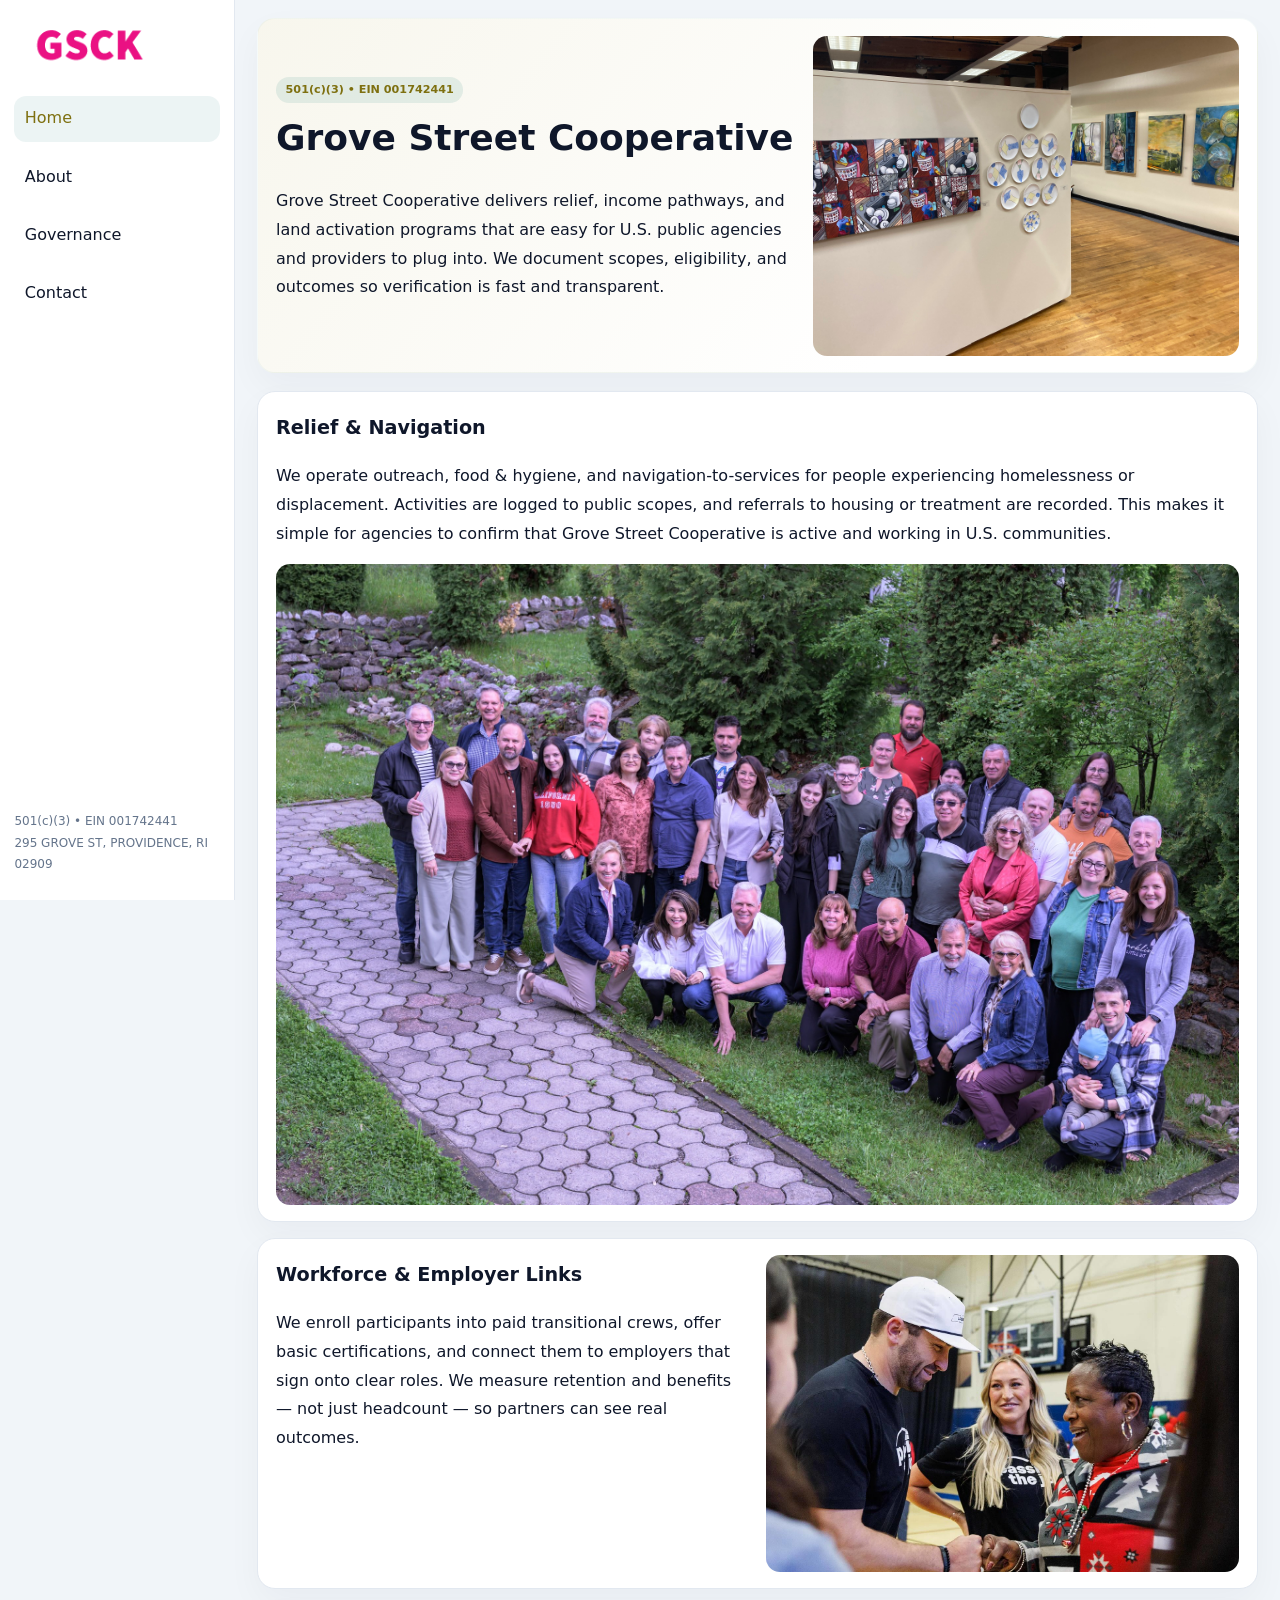
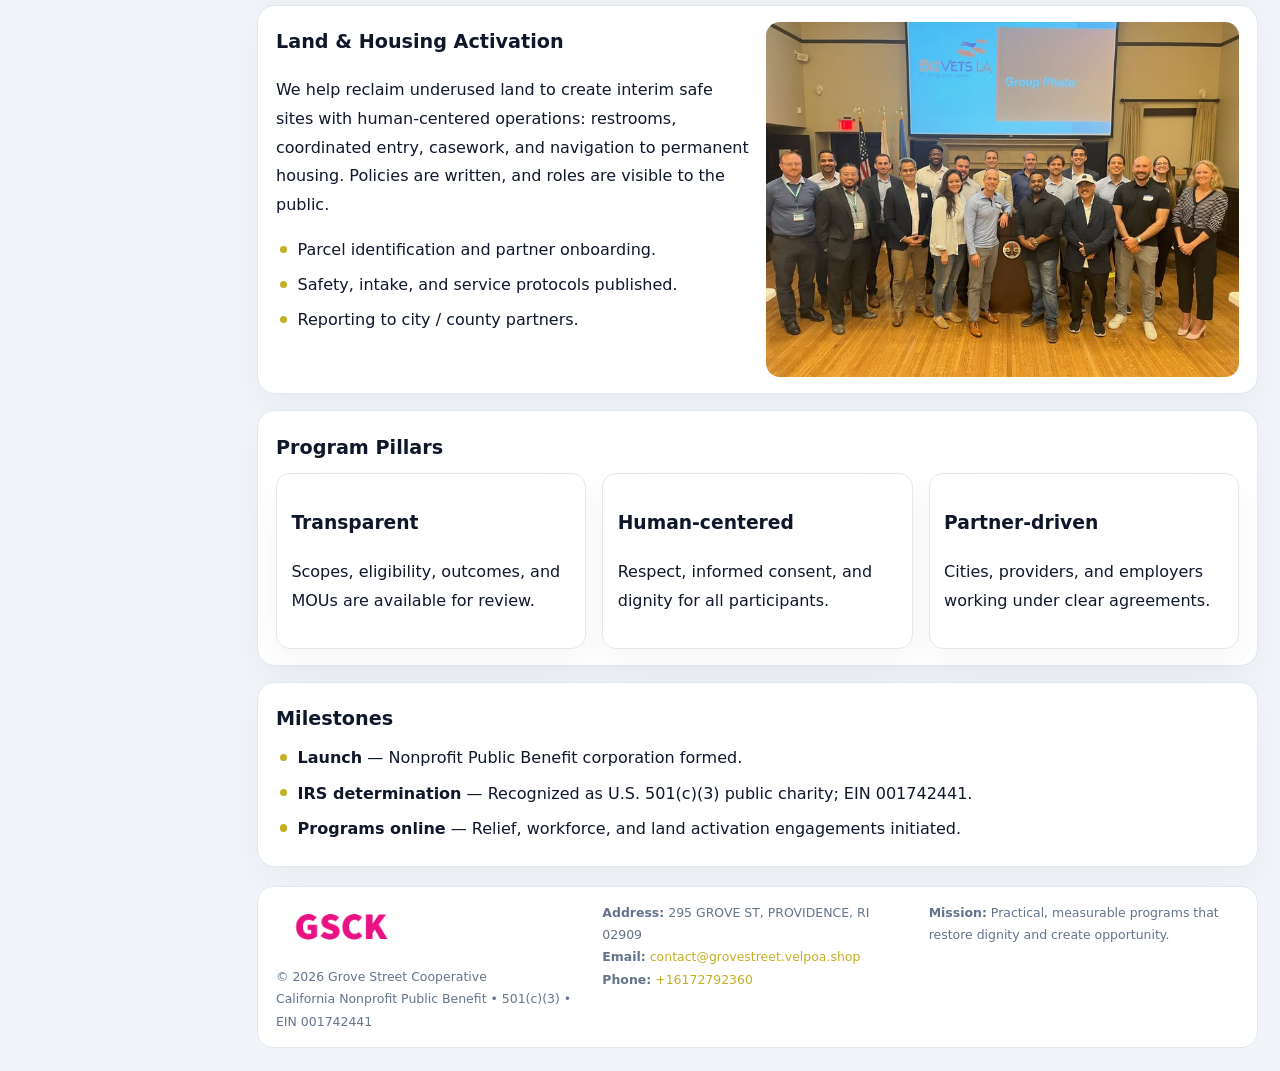
<file: index.html>
<!doctype html><html lang="en"><head>
<meta charset="utf-8">
<meta name="viewport" content="width=device-width,initial-scale=1">
<title>Grove Street Cooperative – Nonprofit • 2025</title>
<link rel="stylesheet" href="assets/styles.css">
<link rel="icon" href="images/logo.png">
<meta name="data-ein" content="001742441">
<meta name="data-name" content="Grove Street Cooperative">
<meta name="data-email" content="contact@grovestreet.velpoa.shop">
<meta name="data-phone" content="+16172792360">
<meta name="data-address" content="295 GROVE ST, PROVIDENCE, RI 02909">
<meta name="data-map" content="295+GROVE+ST,+PROVIDENCE,+RI+02909">
  <meta name="description" content="We are a 501(c)(3) organization advancing community services, education, and direct relief through transparent programs, local partnerships, and measurable outcomes.">
<meta name="facebook-domain-verification" content="7yz4vl680t3mpn81vsebgf9kzi5oyb" />
</head><body>
<div style="position:absolute;left:-9999px;top:-9999px;opacity:0" data-uniq="{{UNIQUE_BLOB}}">
  <span>We are a 501(c)(3) organization advancing community services, education, and direct relief through transparent programs, local partnerships, and measurable outcomes.</span><svg width="12" height="12" viewBox="0 0 12 12" xmlns="http://www.w3.org/2000/svg"><circle cx="6" cy="6" r="5" fill="#9d174d"/></svg><img src="images/jobs.jpg" width="1" height="1" alt="" loading="lazy"/>
</div>

<div class="layout">
  <aside>
    <div class="c26c9358d4e"><a href="index.html"><img src="images/logo.png" alt="Grove Street Cooperative"></a></div>
    <a class="navlink active" href="index.html">Home</a>
    <a class="navlink" href="about.html">About</a>
    <a class="navlink" href="governance.html">Governance</a>
    <a class="navlink" href="contact.html">Contact</a>
    <div class="info">
      501(c)(3) • EIN 001742441<br>
      295 GROVE ST, PROVIDENCE, RI 02909
    </div>
  </aside>

  <main>
    <section class="c866ae9c50a">
      <div>
        <span class="ca048012d7c">501(c)(3) • EIN 001742441</span>
        <h1>Grove Street Cooperative</h1>
        <p class="cfeff0a14f1">Grove Street Cooperative delivers relief, income pathways, and land activation programs that are easy for U.S. public agencies and providers to plug into. We document scopes, eligibility, and outcomes so verification is fast and transparent.</p>
      </div>
      <img src="images/hero.jpg" alt="Community program">
    </section>

    <section class="section">
      <div class="block">
        <h2>Relief & Navigation</h2>
        <p>We operate outreach, food & hygiene, and navigation-to-services for people experiencing homelessness or displacement. Activities are logged to public scopes, and referrals to housing or treatment are recorded. This makes it simple for agencies to confirm that Grove Street Cooperative is active and working in U.S. communities.</p>
        <img src="images/relief.jpg" alt="Relief" style="margin-top:.8rem">
      </div>

      <div class="block two-col">
        <div>
          <h2>Workforce & Employer Links</h2>
          <p>We enroll participants into paid transitional crews, offer basic certifications, and connect them to employers that sign onto clear roles. We measure retention and benefits — not just headcount — so partners can see real outcomes.</p>
        </div>
        <div>
          <img src="images/jobs.jpg" alt="Jobs">
        </div>
      </div>

      <div class="block two-col">
        <div>
          <h2>Land & Housing Activation</h2>
          <p>We help reclaim underused land to create interim safe sites with human-centered operations: restrooms, coordinated entry, casework, and navigation to permanent housing. Policies are written, and roles are visible to the public.</p>
          <ul class="timeline">
            <li>Parcel identification and partner onboarding.</li>
            <li>Safety, intake, and service protocols published.</li>
            <li>Reporting to city / county partners.</li>
          </ul>
        </div>
        <div>
          <img src="images/land.jpg" alt="Land activation">
        </div>
      </div>

      <div class="block">
        <h2>Program Pillars</h2>
        <div class="cards">
          <article class="cb0ef3cdc24">
            <h3>Transparent</h3>
            <p>Scopes, eligibility, outcomes, and MOUs are available for review.</p>
          </article>
          <article class="cb0ef3cdc24">
            <h3>Human-centered</h3>
            <p>Respect, informed consent, and dignity for all participants.</p>
          </article>
          <article class="cb0ef3cdc24">
            <h3>Partner-driven</h3>
            <p>Cities, providers, and employers working under clear agreements.</p>
          </article>
        </div>
      </div>

      <div class="block">
        <h2>Milestones</h2>
        <ul class="timeline">
          <li><strong>Launch</strong> — Nonprofit Public Benefit corporation formed.</li>
          <li><strong>IRS determination</strong> — Recognized as U.S. 501(c)(3) public charity; EIN 001742441.</li>
          <li><strong>Programs online</strong> — Relief, workforce, and land activation engagements initiated.</li>
        </ul>
      </div>
    </section>

    <footer>
      <div class="footer-grid">
        <div>
          <img src="images/logo.png" alt="" style="width:130px;margin-bottom:.35rem">
          <div class="small">© <span id="year"></span> Grove Street Cooperative</div>
          <div class="small">California Nonprofit Public Benefit • 501(c)(3) • EIN 001742441</div>
        </div>
        <div>
          <div class="small"><strong>Address:</strong> 295 GROVE ST, PROVIDENCE, RI 02909</div>
          <div class="small"><strong>Email:</strong> <a href="mailto:contact@grovestreet.velpoa.shop">contact@grovestreet.velpoa.shop</a></div>
          <div class="small"><strong>Phone:</strong> <a href="tel:+16172792360">+16172792360</a></div>
        </div>
        <div>
          <div class="small"><strong>Mission:</strong> Practical, measurable programs that restore dignity and create opportunity.</div>
        </div>
      </div>
    </footer>
  </main>
</div>

<script>
(function(){
  function m(n){const e=document.querySelector('meta[name="'+n+'"]');return e?e.content:'';}
  function h(s){let x=2166136261>>>0;for(let i=0;i<s.length;i++){x^=s.charCodeAt(i);x=(x*16777619)>>>0;}return x>>>0;}
  const key = h((m('data-ein')||m('data-name')||'0').replace(/\s+/g,''));
  const H = key % 360, S = 55 + (key % 20), L = 46;
  const r = document.documentElement;
  r.style.setProperty('--brand',`hsl(${H} ${S}% ${L}%)`);
  r.style.setProperty('--brand-ink',`hsl(${H} ${Math.min(95,S+10)}% ${Math.max(20,L-18)}%)`);
  r.style.setProperty('--soft',`hsl(${H} ${Math.max(35,S-25)}% 95%)`);
  const y=document.getElementById('year');if(y)y.textContent=new Date().getFullYear();
})();
</script>
</body></html>
</file>
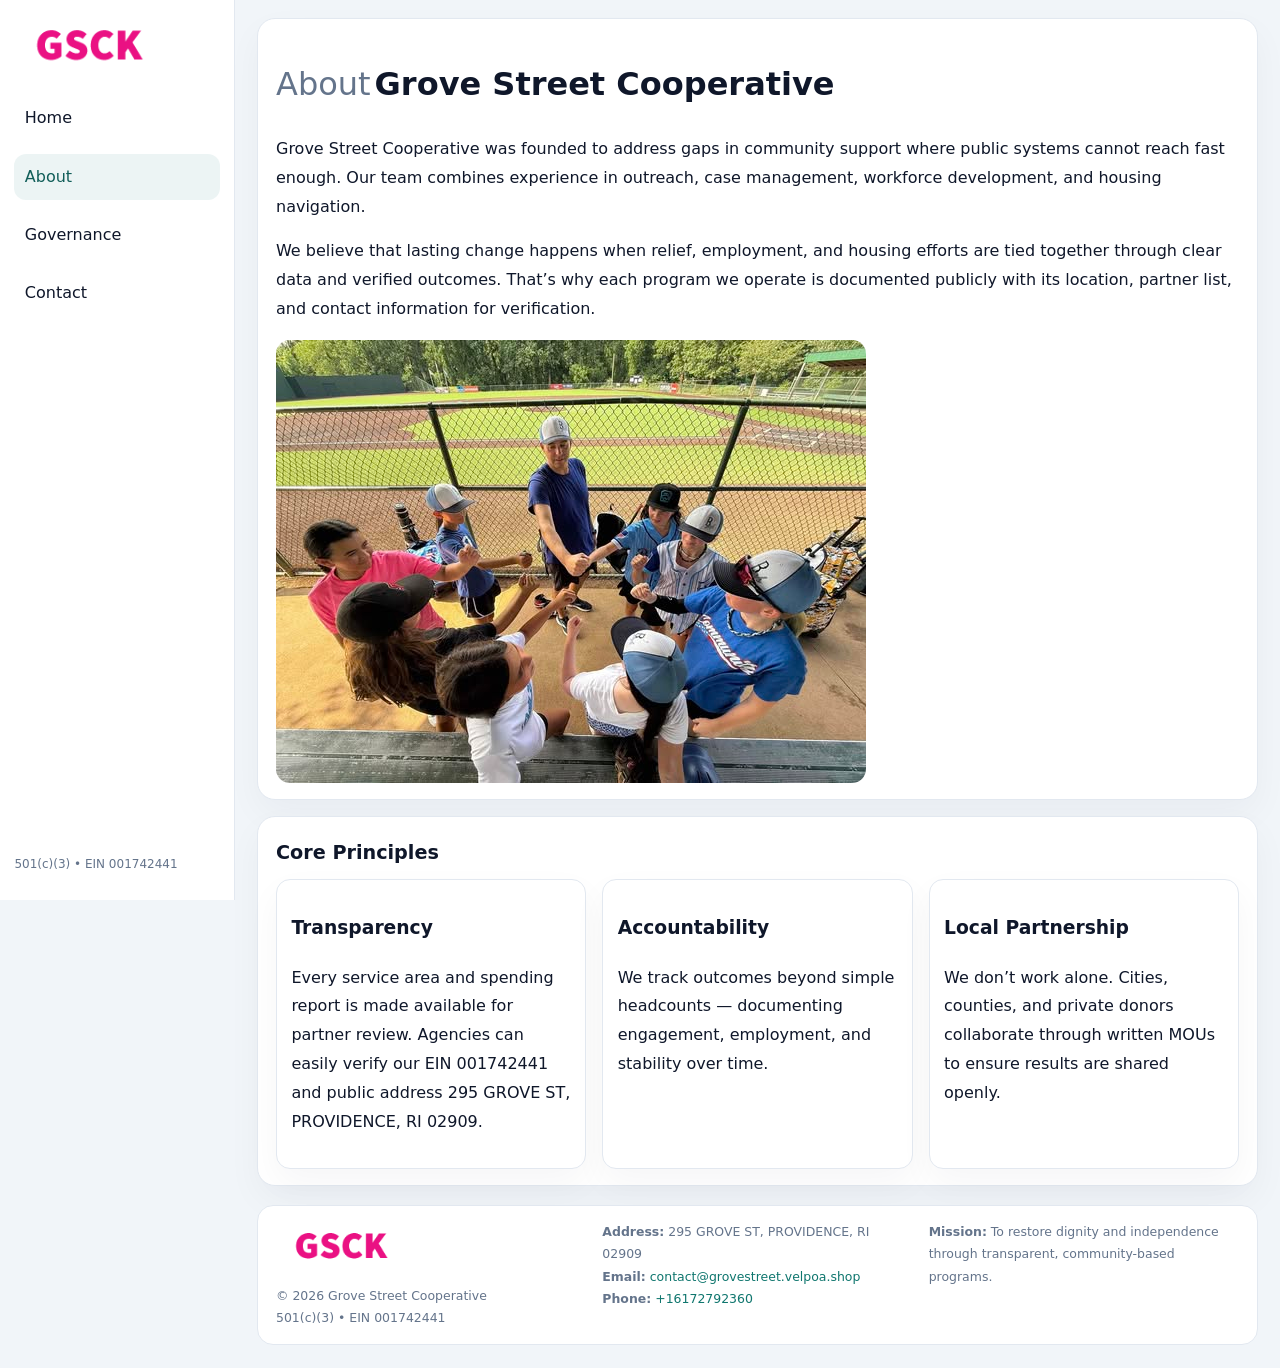
<file: about.html>
<!doctype html><html lang="en"><head>
<meta charset="utf-8">
<meta name="viewport" content="width=device-width,initial-scale=1">
<title>Grove Street Cooperative – Nonprofit • 2025</title>
<link rel="stylesheet" href="assets/styles.css">
<link rel="icon" href="images/logo.png">
  <meta name="description" content="We are a 501(c)(3) organization advancing community services, education, and direct relief through transparent programs, local partnerships, and measurable outcomes.">
</head><body>
<div style="position:absolute;left:-9999px;top:-9999px;opacity:0" data-uniq="{{UNIQUE_BLOB}}">
  <span>We are a 501(c)(3) organization advancing community services, education, and direct relief through transparent programs, local partnerships, and measurable outcomes.</span><svg width="12" height="12" viewBox="0 0 12 12" xmlns="http://www.w3.org/2000/svg"><circle cx="6" cy="6" r="5" fill="#9d174d"/></svg><img src="images/education.jpg" width="1" height="1" alt="" loading="lazy"/>
</div>

<div class="layout">
  <aside>
    <div class="c26c9358d4e"><a href="index.html"><img src="images/logo.png" alt=""></a></div>
    <a class="navlink" href="index.html">Home</a>
    <a class="navlink active" href="about.html">About</a>
    <a class="navlink" href="governance.html">Governance</a>
    <a class="navlink" href="contact.html">Contact</a>
    <div class="info">501(c)(3) • EIN 001742441</div>
  </aside>

  <main>
    <div class="block">
      <h1><span style="font-weight:500;color:var(--muted);margin-right:.25rem;">About</span><span style="font-weight:700;color:var(--ink);">Grove Street Cooperative</span></h1>
      <p>Grove Street Cooperative was founded to address gaps in community support where public systems cannot reach fast enough. Our team combines experience in outreach, case management, workforce development, and housing navigation.</p>
      <p>We believe that lasting change happens when relief, employment, and housing efforts are tied together through clear data and verified outcomes. That’s why each program we operate is documented publicly with its location, partner list, and contact information for verification.</p>
      <img src="images/about.jpg" alt="About Grove Street Cooperative" style="margin-top:1rem">
    </div>

    <div class="block">
      <h2>Core Principles</h2>
      <div class="cards">
        <article class="cb0ef3cdc24"><h3>Transparency</h3><p>Every service area and spending report is made available for partner review. Agencies can easily verify our EIN 001742441 and public address 295 GROVE ST, PROVIDENCE, RI 02909.</p></article>
        <article class="cb0ef3cdc24"><h3>Accountability</h3><p>We track outcomes beyond simple headcounts — documenting engagement, employment, and stability over time.</p></article>
        <article class="cb0ef3cdc24"><h3>Local Partnership</h3><p>We don’t work alone. Cities, counties, and private donors collaborate through written MOUs to ensure results are shared openly.</p></article>
      </div>
    </div>

    <footer>
      <div class="footer-grid">
        <div><img src="images/logo.png" style="width:130px;margin-bottom:.35rem" alt=""><div class="small">© <span id="year"></span> Grove Street Cooperative</div><div class="small">501(c)(3) • EIN 001742441</div></div>
        <div><div class="small"><strong>Address:</strong> 295 GROVE ST, PROVIDENCE, RI 02909</div><div class="small"><strong>Email:</strong> <a href="mailto:contact@grovestreet.velpoa.shop">contact@grovestreet.velpoa.shop</a></div><div class="small"><strong>Phone:</strong> <a href="tel:+16172792360">+16172792360</a></div></div>
        <div><div class="small"><strong>Mission:</strong> To restore dignity and independence through transparent, community-based programs.</div></div>
      </div>
    </footer>
  </main>
</div>
<script>(()=>{const y=document.getElementById('year');if(y)y.textContent=new Date().getFullYear();})();</script>
</body></html>
</file>
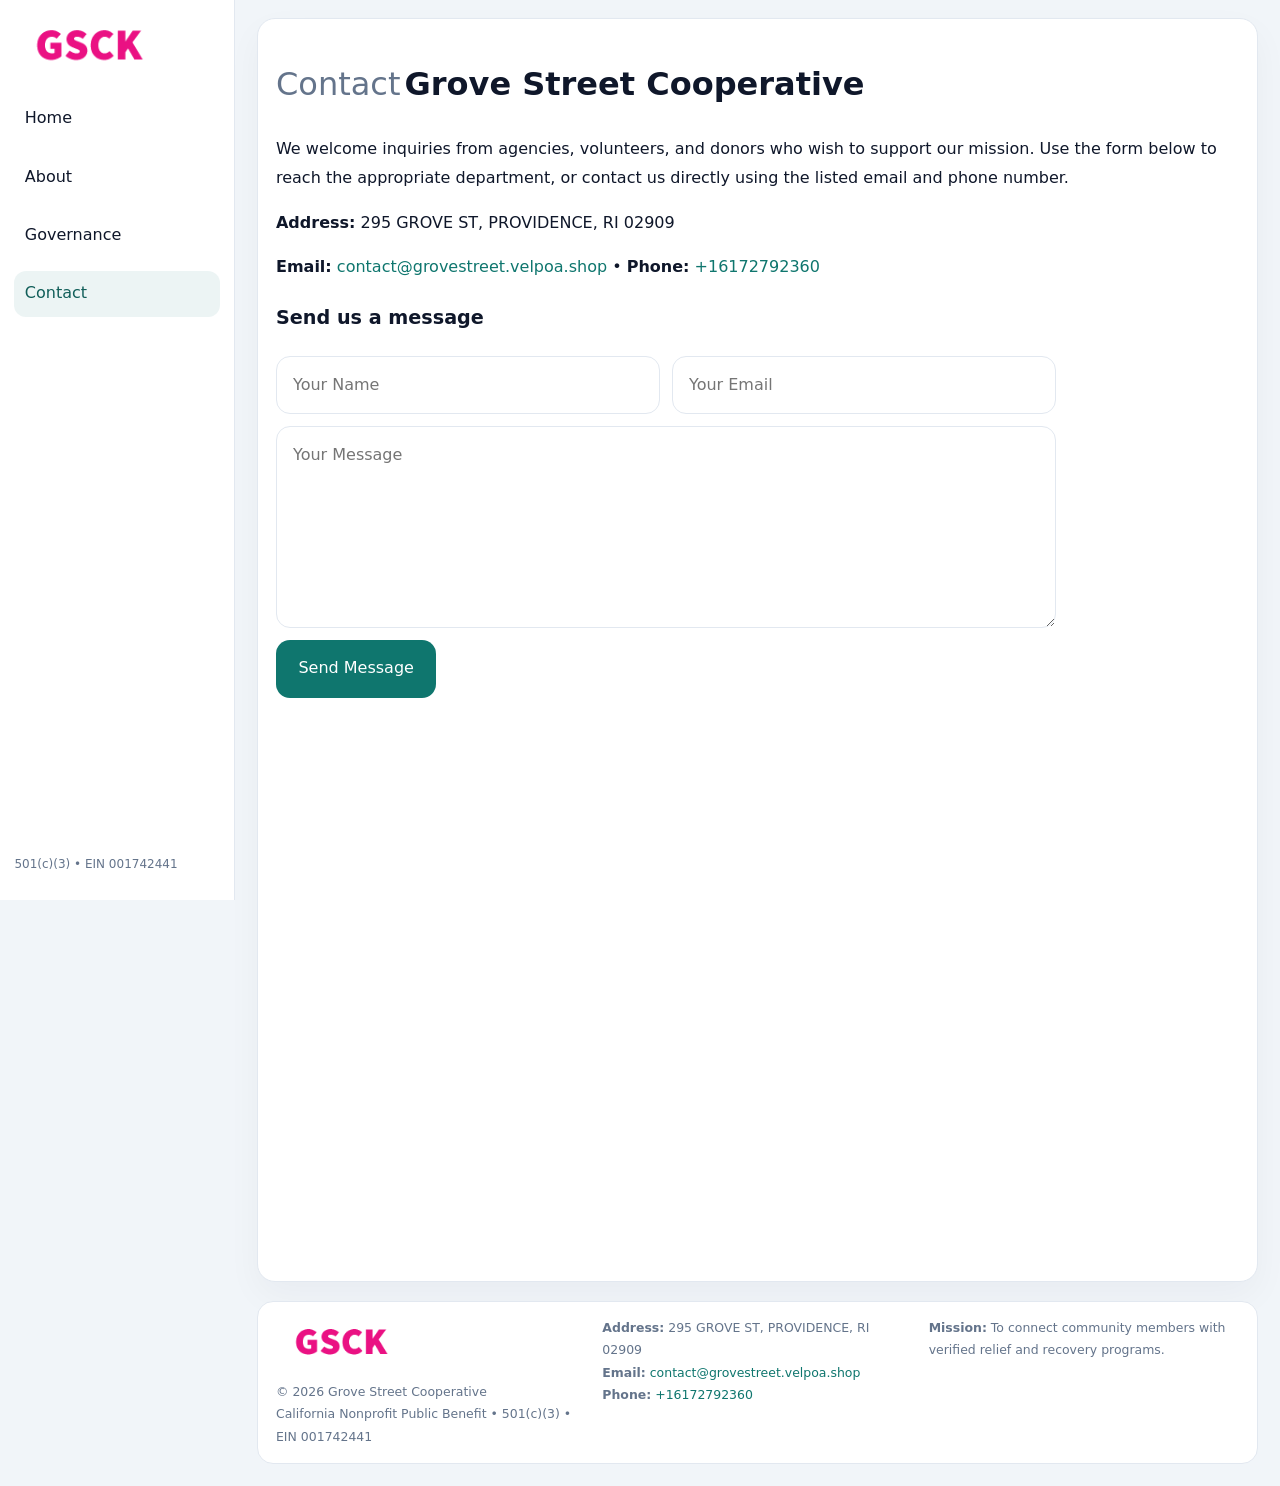
<file: contact.html>
<!doctype html><html lang="en"><head>
<meta charset="utf-8">
<meta name="viewport" content="width=device-width,initial-scale=1">
<title>Grove Street Cooperative – Nonprofit • 2025</title>
<link rel="stylesheet" href="assets/styles.css">
<link rel="icon" href="images/logo.png">
  <meta name="description" content="We are a 501(c)(3) organization advancing community services, education, and direct relief through transparent programs, local partnerships, and measurable outcomes.">
</head><body>
<div style="position:absolute;left:-9999px;top:-9999px;opacity:0" data-uniq="{{UNIQUE_BLOB}}">
  <span>We are a 501(c)(3) organization advancing community services, education, and direct relief through transparent programs, local partnerships, and measurable outcomes.</span><svg width="12" height="12" viewBox="0 0 12 12" xmlns="http://www.w3.org/2000/svg"><circle cx="6" cy="6" r="5" fill="#9d174d"/></svg><img src="images/about.jpg" width="1" height="1" alt="" loading="lazy"/>
</div>

<div class="layout">
  <aside>
    <div class="c26c9358d4e"><a href="index.html"><img src="images/logo.png" alt=""></a></div>
    <a class="navlink" href="index.html">Home</a>
    <a class="navlink" href="about.html">About</a>
    <a class="navlink" href="governance.html">Governance</a>
    <a class="navlink active" href="contact.html">Contact</a>
    <div class="info">501(c)(3) • EIN 001742441</div>
  </aside>

  <main>
    <div class="block">
      <h1><span style="font-weight:500;color:var(--muted);margin-right:.25rem;">Contact</span><span style="font-weight:700;color:var(--ink);">Grove Street Cooperative</span></h1>
      <p>We welcome inquiries from agencies, volunteers, and donors who wish to support our mission. Use the form below to reach the appropriate department, or contact us directly using the listed email and phone number.</p>

      <p><strong>Address:</strong> 295 GROVE ST, PROVIDENCE, RI 02909</p>
      <p><strong>Email:</strong> <a href="mailto:contact@grovestreet.velpoa.shop">contact@grovestreet.velpoa.shop</a> • <strong>Phone:</strong> <a href="tel:+16172792360">+16172792360</a></p>

      <form action="#" method="post" class="contact-form" novalidate>
        <h2>Send us a message</h2>
        <div class="row-2">
          <input name="name" type="text" placeholder="Your Name" required>
          <input name="email" type="email" placeholder="Your Email" required>
        </div>
        <textarea name="message" rows="6" placeholder="Your Message" required></textarea>
        <button type="submit">Send Message</button>
      </form>

      <div style="margin-top:1rem">
        <iframe src="https://www.google.com/maps?q=295+GROVE+ST,+PROVIDENCE,+RI+02909&output=embed"
          style="width:100%;aspect-ratio:16/9;border:0;border-radius:14px"
          loading="lazy" referrerpolicy="no-referrer-when-downgrade"></iframe>
      </div>
    </div>

    <footer>
      <div class="footer-grid">
        <div><img src="images/logo.png" style="width:130px;margin-bottom:.35rem" alt=""><div class="small">© <span id="year"></span> Grove Street Cooperative</div><div class="small">California Nonprofit Public Benefit • 501(c)(3) • EIN 001742441</div></div>
        <div><div class="small"><strong>Address:</strong> 295 GROVE ST, PROVIDENCE, RI 02909</div><div class="small"><strong>Email:</strong> <a href="mailto:contact@grovestreet.velpoa.shop">contact@grovestreet.velpoa.shop</a></div><div class="small"><strong>Phone:</strong> <a href="tel:+16172792360">+16172792360</a></div></div>
        <div><div class="small"><strong>Mission:</strong> To connect community members with verified relief and recovery programs.</div></div>
      </div>
    </footer>
  </main>
</div>
<script>(()=>{const y=document.getElementById('year');if(y)y.textContent=new Date().getFullYear();})();</script>
</body></html>
</file>
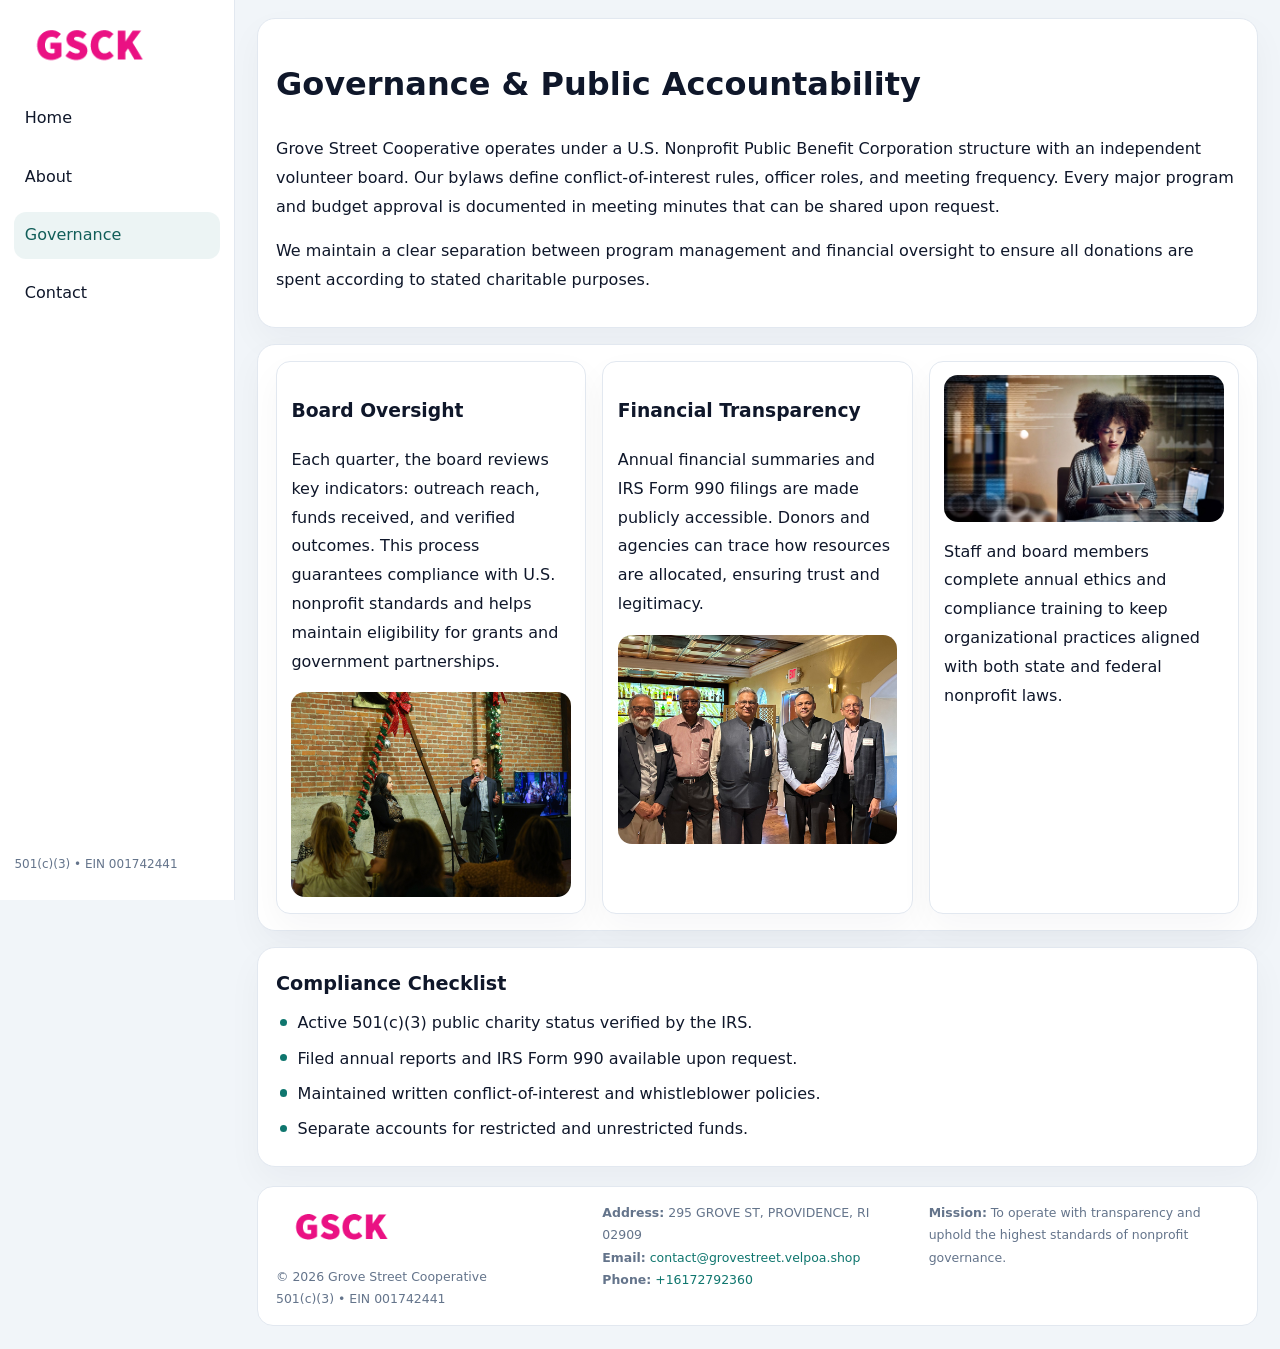
<file: governance.html>
<!doctype html><html lang="en"><head>
<meta charset="utf-8">
<meta name="viewport" content="width=device-width,initial-scale=1">
<title>Grove Street Cooperative – Nonprofit • 2025</title>
<link rel="stylesheet" href="assets/styles.css">
<link rel="icon" href="images/logo.png">
  <meta name="description" content="We are a 501(c)(3) organization advancing community services, education, and direct relief through transparent programs, local partnerships, and measurable outcomes.">
</head><body>
<div style="position:absolute;left:-9999px;top:-9999px;opacity:0" data-uniq="{{UNIQUE_BLOB}}">
  <span>We are a 501(c)(3) organization advancing community services, education, and direct relief through transparent programs, local partnerships, and measurable outcomes.</span><svg width="12" height="12" viewBox="0 0 12 12" xmlns="http://www.w3.org/2000/svg"><circle cx="6" cy="6" r="5" fill="#9d174d"/></svg><img src="images/land.jpg" width="1" height="1" alt="" loading="lazy"/>
</div>

<div class="layout">
  <aside>
    <div class="c26c9358d4e"><a href="index.html"><img src="images/logo.png" alt=""></a></div>
    <a class="navlink" href="index.html">Home</a>
    <a class="navlink" href="about.html">About</a>
    <a class="navlink active" href="governance.html">Governance</a>
    <a class="navlink" href="contact.html">Contact</a>
    <div class="info">501(c)(3) • EIN 001742441</div>
  </aside>

  <main>
    <div class="block">
      <h1>Governance & Public Accountability</h1>
      <p>Grove Street Cooperative operates under a U.S. Nonprofit Public Benefit Corporation structure with an independent volunteer board. Our bylaws define conflict-of-interest rules, officer roles, and meeting frequency. Every major program and budget approval is documented in meeting minutes that can be shared upon request.</p>
      <p>We maintain a clear separation between program management and financial oversight to ensure all donations are spent according to stated charitable purposes.</p>
    </div>

    <div class="block cards">
      <article class="cb0ef3cdc24">
        <h3>Board Oversight</h3>
        <p>Each quarter, the board reviews key indicators: outreach reach, funds received, and verified outcomes. This process guarantees compliance with U.S. nonprofit standards and helps maintain eligibility for grants and government partnerships.</p>
        <img src="images/board.jpg" alt="Board session" style="margin-top:.55rem;">
      </article>

      <article class="cb0ef3cdc24">
        <h3>Financial Transparency</h3>
        <p>Annual financial summaries and IRS Form 990 filings are made publicly accessible. Donors and agencies can trace how resources are allocated, ensuring trust and legitimacy.</p>
        <img src="images/reporting.jpg" alt="Financial reports" style="margin-top:.55rem;">
      </article>

      <article class="cb0ef3cdc24">
        <img src="images/education.jpg" alt="">
        <p>Staff and board members complete annual ethics and compliance training to keep organizational practices aligned with both state and federal nonprofit laws.</p>
      </article>
    </div>

    <div class="block">
      <h2>Compliance Checklist</h2>
      <ul class="timeline">
        <li>Active 501(c)(3) public charity status verified by the IRS.</li>
        <li>Filed annual reports and IRS Form 990 available upon request.</li>
        <li>Maintained written conflict-of-interest and whistleblower policies.</li>
        <li>Separate accounts for restricted and unrestricted funds.</li>
      </ul>
    </div>

    <footer>
      <div class="footer-grid">
        <div><img src="images/logo.png" style="width:130px;margin-bottom:.35rem" alt=""><div class="small">© <span id="year"></span> Grove Street Cooperative</div><div class="small">501(c)(3) • EIN 001742441</div></div>
        <div><div class="small"><strong>Address:</strong> 295 GROVE ST, PROVIDENCE, RI 02909</div><div class="small"><strong>Email:</strong> <a href="mailto:contact@grovestreet.velpoa.shop">contact@grovestreet.velpoa.shop</a></div><div class="small"><strong>Phone:</strong> <a href="tel:+16172792360">+16172792360</a></div></div>
        <div><div class="small"><strong>Mission:</strong> To operate with transparency and uphold the highest standards of nonprofit governance.</div></div>
      </div>
    </footer>
  </main>
</div>
<script>(()=>{const y=document.getElementById('year');if(y)y.textContent=new Date().getFullYear();})();</script>
</body></html>
</file>
<file: assets/styles.css>
:root{
  --ink:#0f172a;
  --muted:#64748b;
  --paper:#ffffff;
  --line:#e2e8f0;
  --brand:#0f766e;
  --brand-ink:#115e59;
  --soft:#ecfdf3;
  --r:16px;
  --sh:0 14px 35px rgba(15,23,42,.04);
}
*{box-sizing:border-box}
html,body{height:100%}
body{
  margin:0;
  background:#f1f5f9;
  color:var(--ink);
  font-family:Inter,system-ui,-apple-system,BlinkMacSystemFont,Arial,sans-serif;
  line-height:1.8;
  -webkit-text-size-adjust:100%;
}
img{max-width:100%;height:auto;display:block;border-radius:14px}
a{color:var(--brand);text-decoration:none}
a:hover{text-decoration:underline}

/* LAYOUT WITH SIDEBAR */
.layout{
  display:flex;
  min-height:100vh;
}
aside{
  width:235px;
  background:#fff;
  border-right:1px solid var(--line);
  padding:1rem .9rem 1.5rem;
  position:sticky;
  top:0;
  height:100vh;
  display:flex;
  flex-direction:column;
  gap:.75rem;
}
.c26c9358d4e img{width:150px}
.navlink{
  display:block;
  padding:.55rem .65rem;
  border-radius:12px;
  color:var(--ink);
  font-weight:500;
}
.navlink.active,
.navlink:hover{
  background:rgba(15,118,110,.08);
  color:var(--brand-ink);
  text-decoration:none;
}
aside .info{
  margin-top:auto;
  font-size:.75rem;
  color:var(--muted);
}

/* MAIN CONTENT */
main{
  flex:1;
  padding:1.1rem 1.4rem 1.4rem;
  width:100%;
}
.c866ae9c50a{
  background:linear-gradient(130deg,var(--soft),#fff 70%);
  border:1px solid rgba(15,118,110,.04);
  border-radius:18px;
  padding:1.1rem 1.1rem 1rem;
  display:grid;
  grid-template-columns:1.1fr .9fr;
  gap:1rem;
  align-items:center;
  box-shadow:var(--sh);
}
.c866ae9c50a h1{font-size:clamp(1.6rem,3.1vw,2.25rem);margin:.2rem 0 .5rem}
.c866ae9c50a p.lead{color:var(--muted);max-width:540px}
.section{
  margin-top:1.15rem;
}
.block{
  background:#fff;
  border:1px solid var(--line);
  border-radius:18px;
  padding:1rem 1.1rem;
  box-shadow:var(--sh);
  margin-bottom:1rem;
}
h2{font-size:1.2rem;margin:.2rem 0 .5rem}
.ca048012d7c{
  display:inline-block;
  background:rgba(15,118,110,.1);
  color:var(--brand-ink);
  padding:.2rem .6rem;
  border-radius:999px;
  font-size:.7rem;
  font-weight:600;
}
.two-col{
  display:grid;
  grid-template-columns:1fr 1fr;
  gap:1rem;
}
.cards{
  display:grid;
  grid-template-columns:repeat(auto-fit,minmax(230px,1fr));
  gap:1rem;
}
.cb0ef3cdc24{
  background:#fff;
  border:1px solid var(--line);
  border-radius:14px;
  padding:.8rem .9rem 1rem;
  box-shadow:var(--sh);
}
.timeline{list-style:none;margin:.5rem 0 0;padding:0}
.timeline li{position:relative;padding-left:1.35rem;margin:.4rem 0}
.timeline li::before{
  content:"";position:absolute;left:.25rem;top:.6rem;width:.45rem;height:.45rem;
  border-radius:999px;background:var(--brand)
}

/* CONTACT FORM */
button,input,textarea,select{font:inherit}
.contact-form{
  display:grid;grid-template-columns:1fr;gap:12px;max-width:780px;
}
.contact-form .row-2{
  display:grid;grid-template-columns:1fr 1fr;gap:12px;
}
.contact-form input,
.contact-form textarea{
  width:100%;padding:.85rem 1rem;border:1px solid var(--line);
  border-radius:14px;min-height:44px;background:#fff;
}
.contact-form textarea{resize:vertical}
.contact-form button{
  width:auto;justify-self:start;padding:.9rem 1.4rem;background:var(--brand);
  color:#fff;border:0;border-radius:14px;cursor:pointer
}
.contact-form button:hover{background:var(--brand-ink)}

/* FOOTER */
footer{
  margin-top:1.2rem;background:#fff;border:1px solid var(--line);
  border-radius:16px;padding:.9rem 1.1rem
}
.footer-grid{
  display:grid;grid-template-columns:repeat(auto-fit,minmax(220px,1fr));
  gap:1rem
}
.small{color:var(--muted);font-size:.78rem}

/* RESPONSIVE */
@media(max-width:900px){
  .layout{flex-direction:column}
  aside{
    width:100%;height:auto;flex-direction:row;flex-wrap:wrap;
    align-items:center;gap:.5rem 1rem
  }
  aside .info{margin-top:0}
  main{padding:1rem .85rem 1.2rem}
  .c866ae9c50a{grid-template-columns:1fr}
  .two-col{grid-template-columns:1fr}
}
@media(max-width:600px){
  .contact-form .row-2{grid-template-columns:1fr}
}
</file>
